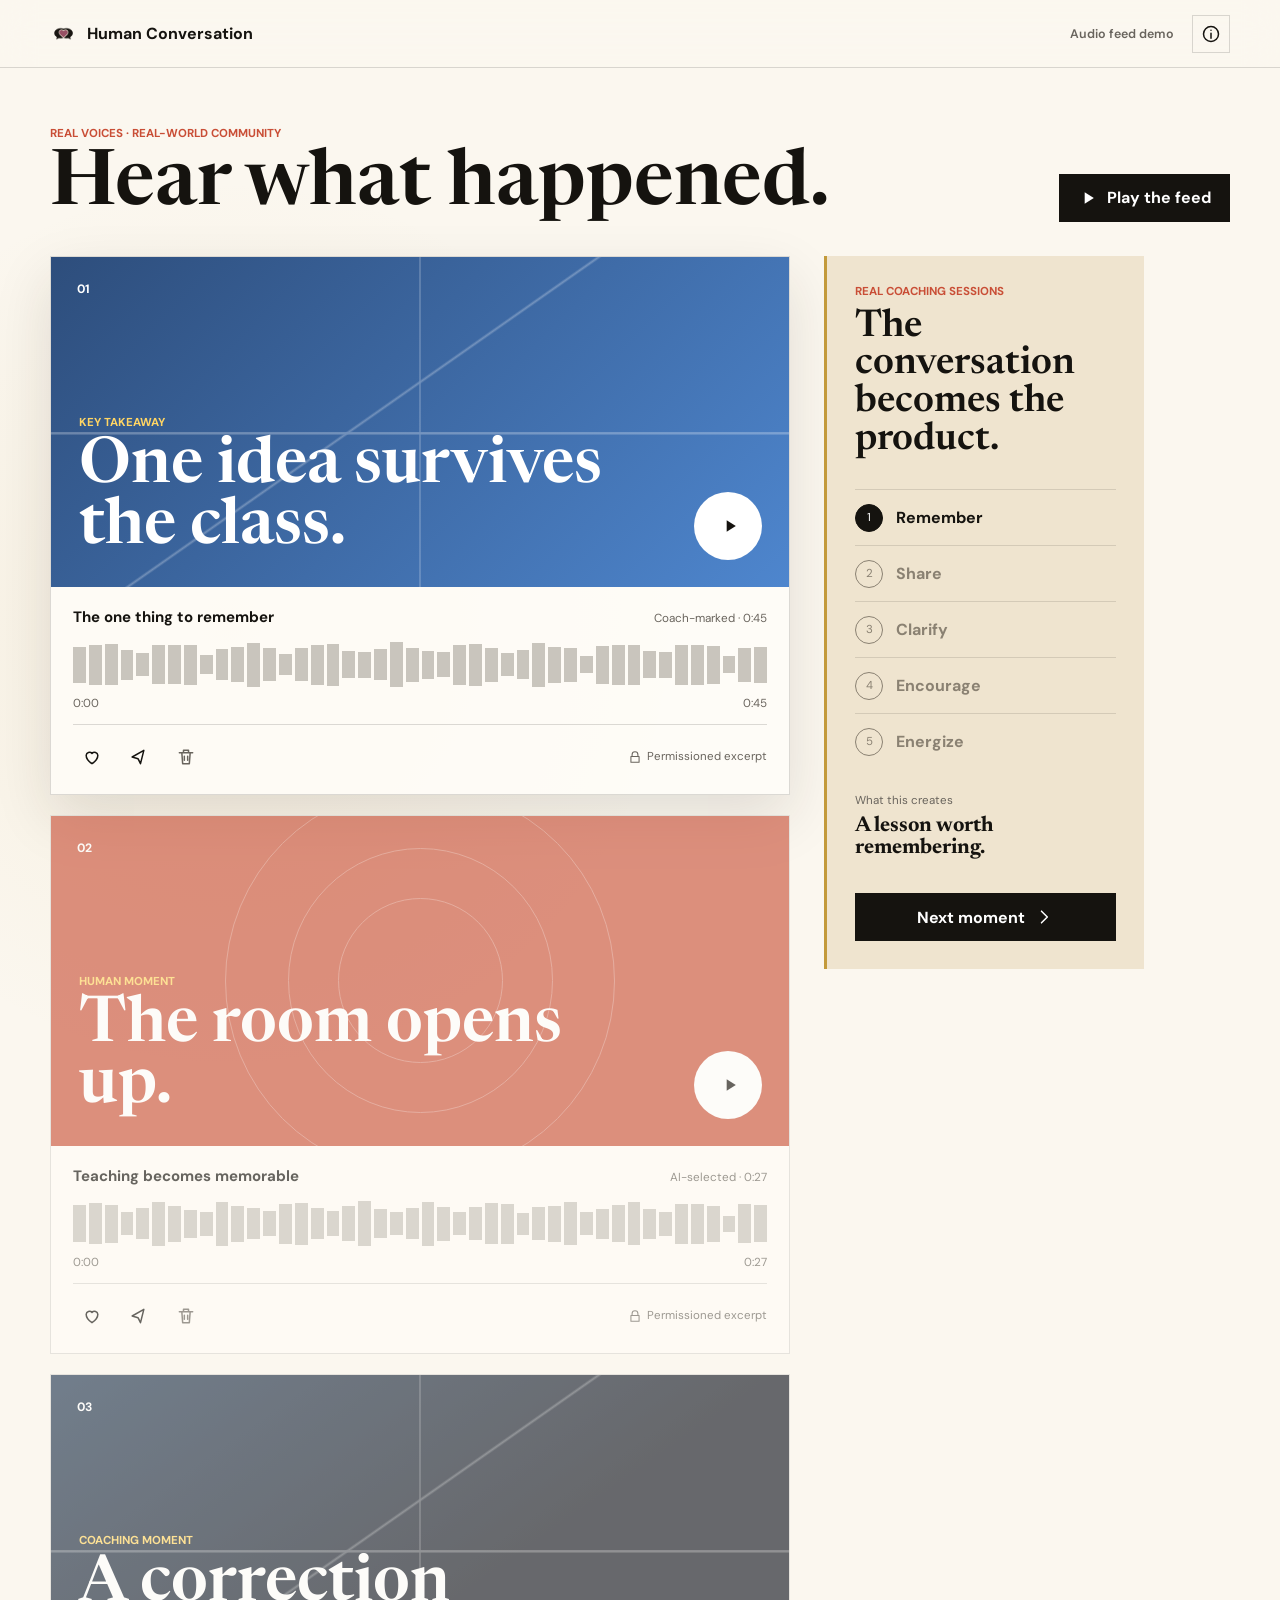
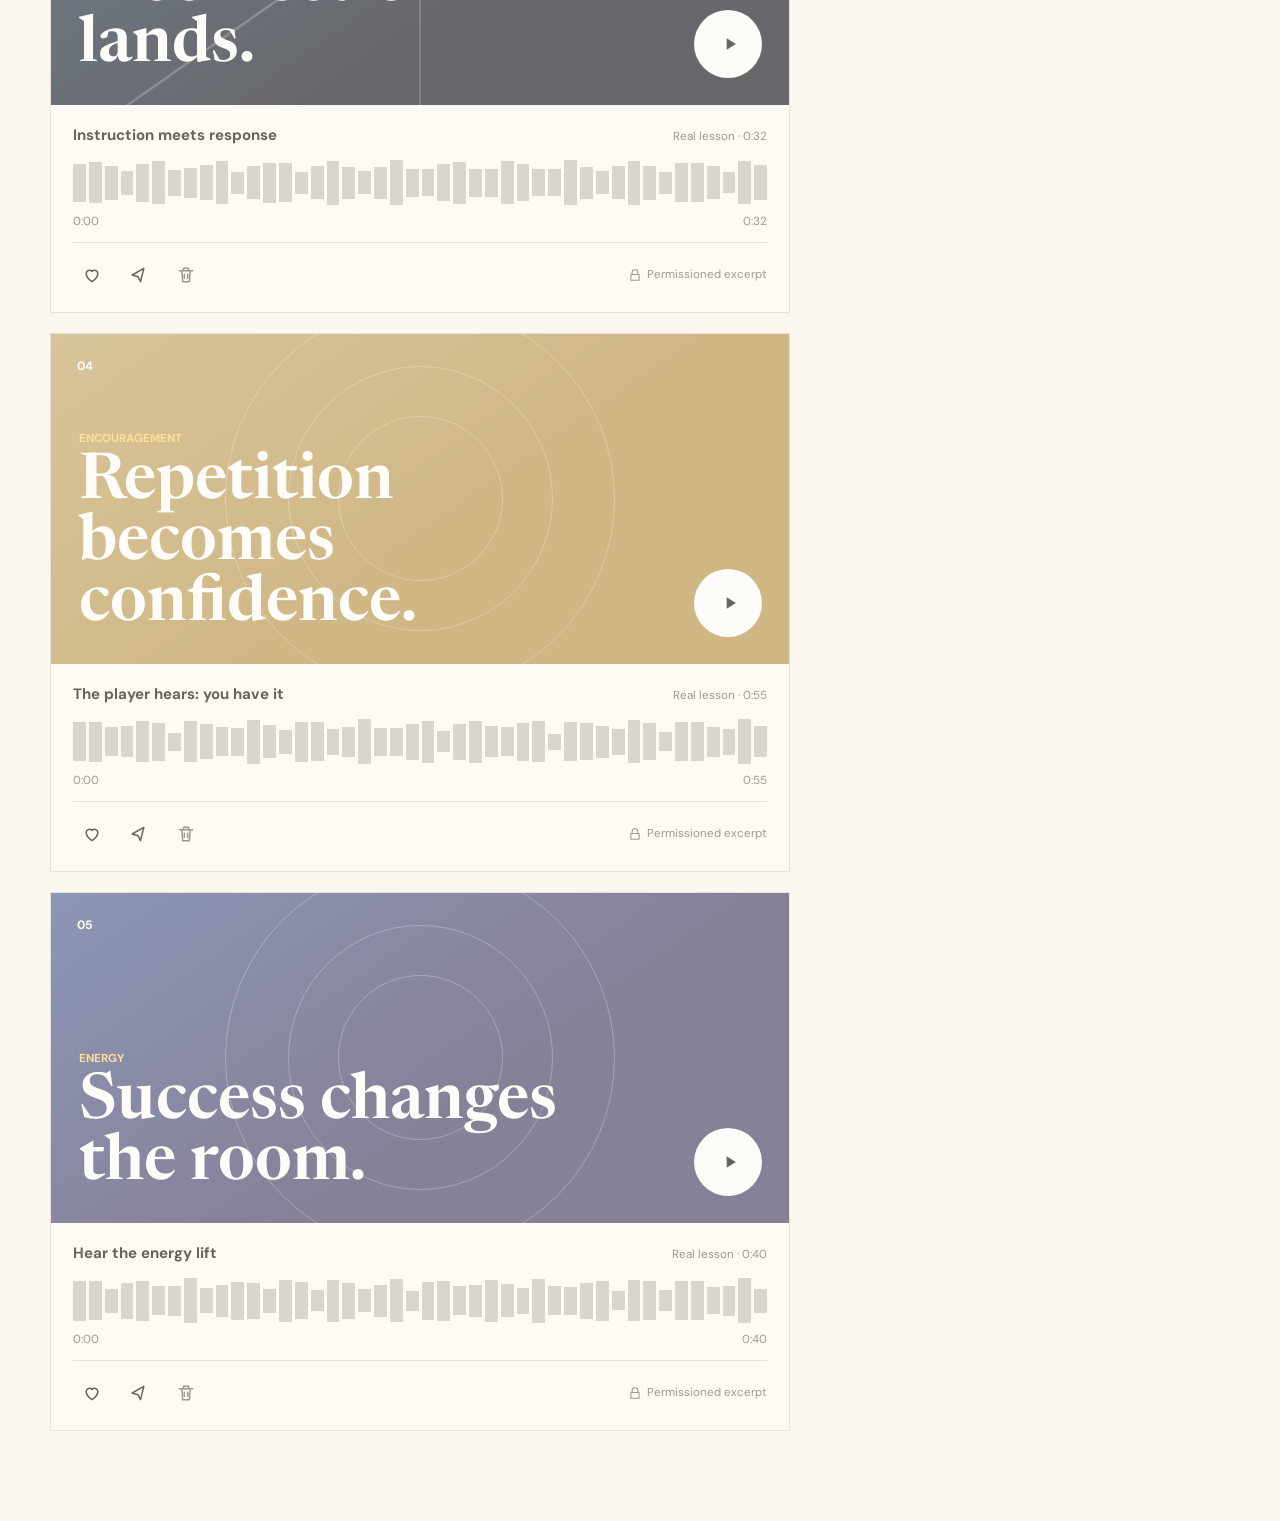
<file: index.html>
<!doctype html>
<html lang="en">
  <head>
    <meta charset="UTF-8" />
    <meta name="viewport" content="width=device-width, initial-scale=1.0" />
    <meta http-equiv="refresh" content="0; url=./feed/" />
    <title>Human Conversation</title>
    <script>window.location.replace("./feed/");</script>
  </head>
  <body></body>
</html>
</file>
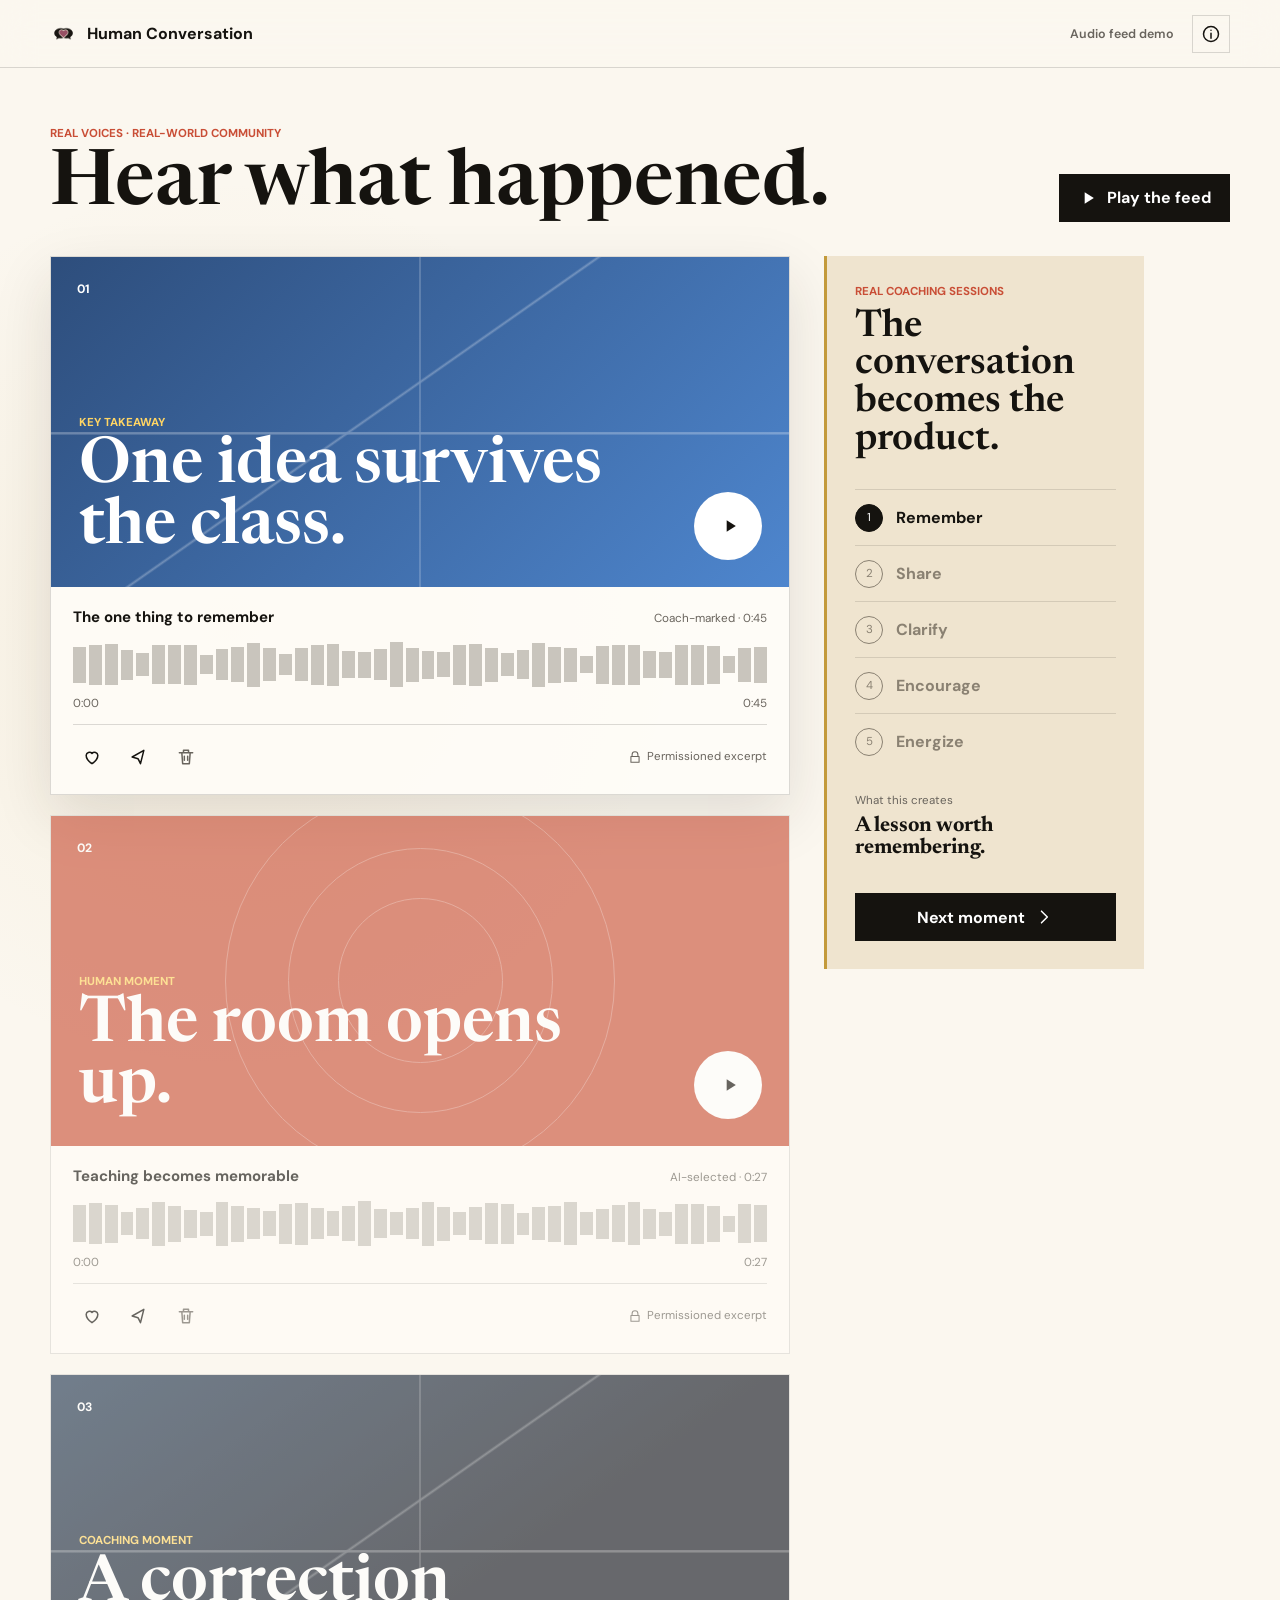
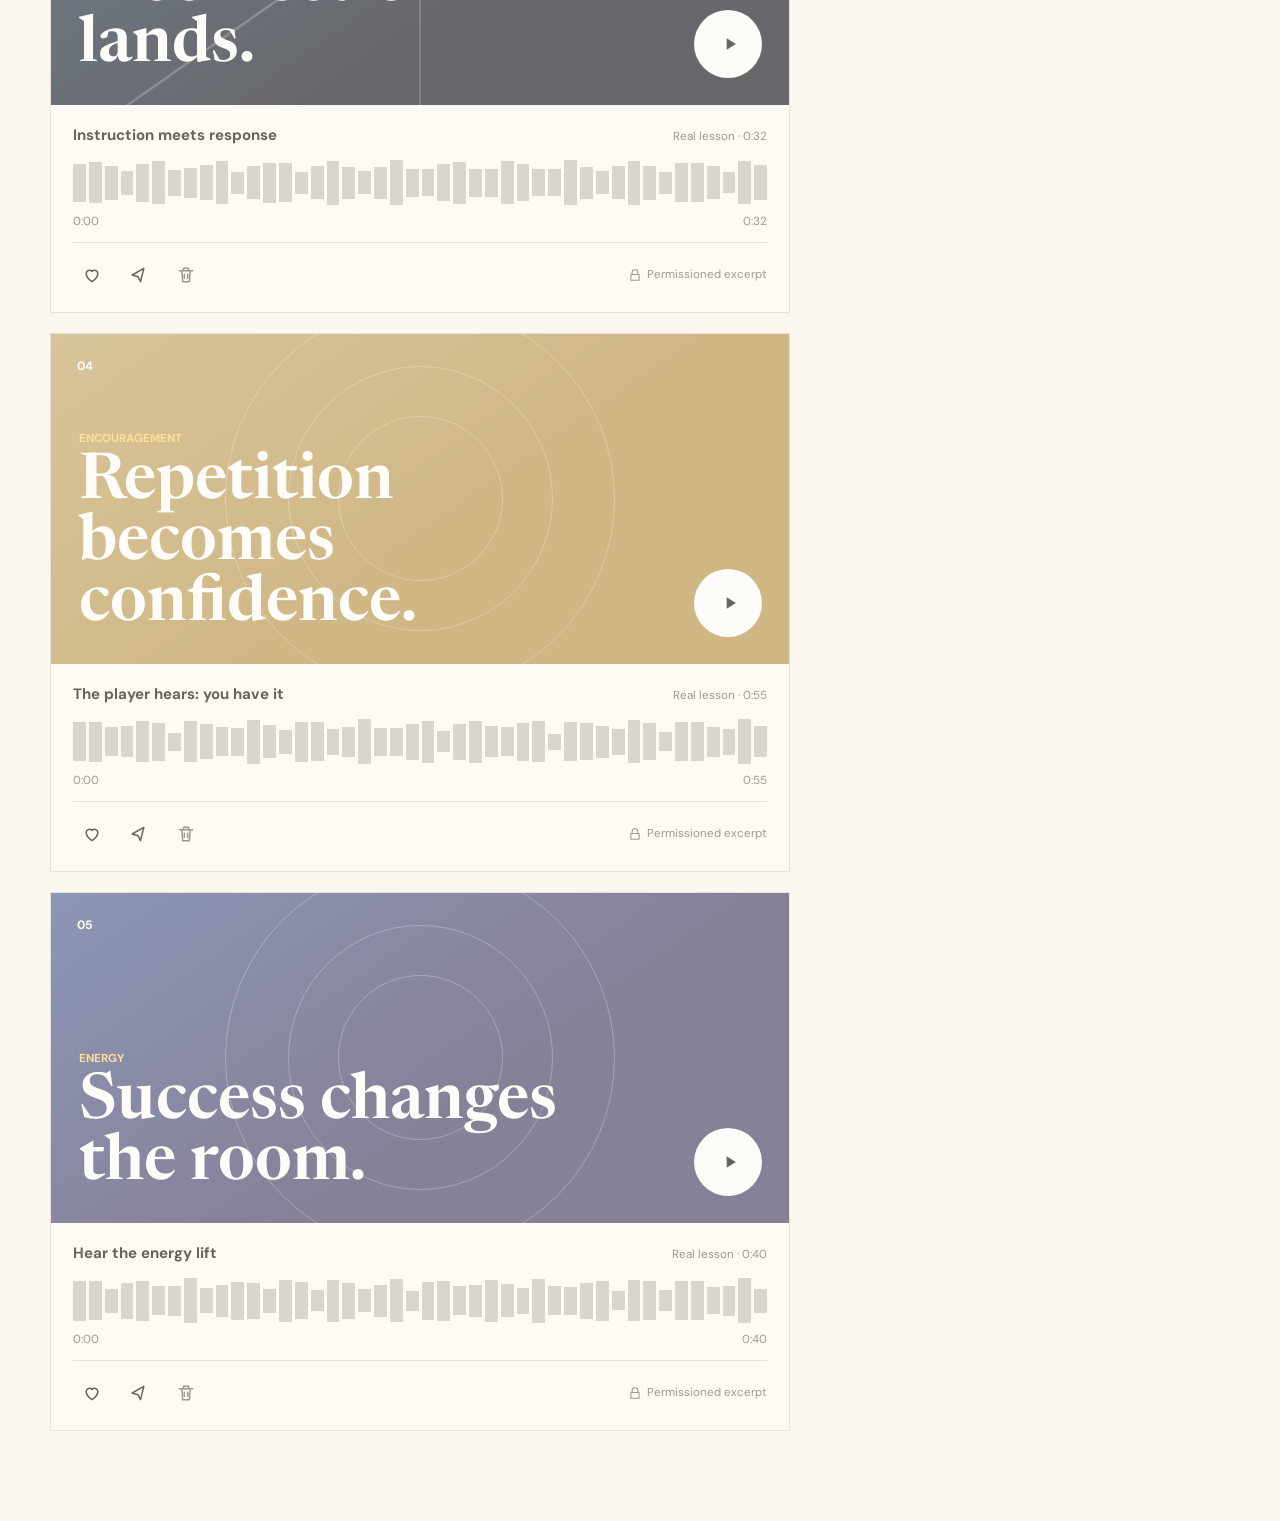
<file: feed/index.html>
<!doctype html>
<html lang="en">
  <head>
    <meta charset="UTF-8" />
    <meta name="viewport" content="width=device-width, initial-scale=1.0" />
    <meta name="theme-color" content="#111827" />
    <meta name="description" content="A private investor demo of the Human Conversation audio feed." />
    <title>Human Conversation | Audio Feed</title>
    <link rel="preconnect" href="https://fonts.googleapis.com" />
    <link rel="preconnect" href="https://fonts.gstatic.com" crossorigin />
    <link href="https://fonts.googleapis.com/css2?family=DM+Sans:wght@400;500;600;700&family=Newsreader:opsz,wght@6..72,500;6..72,600&display=swap" rel="stylesheet" />
    <link rel="stylesheet" href="./styles.css" />
  </head>
  <body>
    <header class="topbar">
      <a class="brand" href="https://humanconversation.com/" target="_blank" rel="noreferrer">
        <img src="./assets/human-conversation-mark.png" alt="" />
        <span>Human Conversation</span>
      </a>
      <span class="demo-label">Audio feed demo</span>
      <button class="icon-button" id="infoButton" type="button" aria-label="About this demo" title="About this demo">
        <svg aria-hidden="true" viewBox="0 0 24 24">
          <circle cx="12" cy="12" r="9"></circle>
          <path d="M12 11v6M12 7.5v.01"></path>
        </svg>
      </button>
    </header>

    <main class="page-shell">
      <section class="intro" aria-labelledby="pageTitle">
        <div class="intro-copy">
          <p class="eyebrow">REAL VOICES &middot; REAL-WORLD COMMUNITY</p>
          <h1 id="pageTitle">Hear what happened.</h1>
        </div>
        <button class="primary-button" id="playFeedButton" type="button">
          <svg aria-hidden="true" viewBox="0 0 24 24"><path d="m8 5 11 7-11 7Z"></path></svg>
          Play the feed
        </button>
      </section>

      <div class="experience-grid">
        <section class="feed" id="feed" aria-label="Human moments feed">
          <article class="feed-post is-active" data-post="0" data-moment-id="key-takeaway">
            <div class="post-visual post-visual-blue">
              <div class="court-lines" aria-hidden="true"></div>
              <span class="post-number">01</span>
              <div class="post-heading">
                <p>KEY TAKEAWAY</p>
                <h2>One idea survives the class.</h2>
              </div>
              <button class="play-button" type="button" aria-label="Play key takeaway">
                <svg class="play-icon" aria-hidden="true" viewBox="0 0 24 24"><path d="m8 5 11 7-11 7Z"></path></svg>
                <svg class="pause-icon" aria-hidden="true" viewBox="0 0 24 24"><path d="M9 5v14M15 5v14"></path></svg>
              </button>
            </div>
            <div class="audio-panel">
              <div class="post-meta">
                <strong>The one thing to remember</strong>
                <span>Coach-marked &middot; 0:45</span>
              </div>
              <div class="waveform" aria-hidden="true"></div>
              <div class="time-row"><span class="current-time">0:00</span><span>0:45</span></div>
              <audio preload="metadata" src="./assets/02-one-thing.mp3"></audio>
              <div class="post-actions">
                <button class="action-button keep-button" type="button" aria-label="Keep this moment" title="Keep this moment">
                  <svg aria-hidden="true" viewBox="0 0 24 24"><path d="M12 20s-7-4.4-7-10a4 4 0 0 1 7-2.3A4 4 0 0 1 19 10c0 5.6-7 10-7 10Z"></path></svg>
                </button>
                <button class="action-button share-button" type="button" aria-label="Share this moment" title="Share this moment">
                  <svg aria-hidden="true" viewBox="0 0 24 24"><path d="m5 12 14-8-4 16-3-6-7-2Z"></path></svg>
                </button>
                <button class="action-button delete-button" type="button" aria-label="Remove this clip" title="Remove this clip">
                  <svg aria-hidden="true" viewBox="0 0 24 24"><path d="M4 7h16M9 7V4h6v3M7 7l1 13h8l1-13M10 11v5M14 11v5"></path></svg>
                </button>
                <span class="permission"><svg aria-hidden="true" viewBox="0 0 24 24"><path d="M7 11V8a5 5 0 0 1 10 0v3M5 11h14v10H5Z"></path></svg> Permissioned excerpt</span>
              </div>
            </div>
          </article>

          <article class="feed-post" data-post="1" data-moment-id="human-moment">
            <div class="post-visual post-visual-red">
              <div class="connection-rings" aria-hidden="true"><i></i><i></i><i></i></div>
              <span class="post-number">02</span>
              <div class="post-heading">
                <p>HUMAN MOMENT</p>
                <h2>The room opens up.</h2>
              </div>
              <button class="play-button" type="button" aria-label="Play human moment">
                <svg class="play-icon" aria-hidden="true" viewBox="0 0 24 24"><path d="m8 5 11 7-11 7Z"></path></svg>
                <svg class="pause-icon" aria-hidden="true" viewBox="0 0 24 24"><path d="M9 5v14M15 5v14"></path></svg>
              </button>
            </div>
            <div class="audio-panel">
              <div class="post-meta">
                <strong>Teaching becomes memorable</strong>
                <span>AI-selected &middot; 0:27</span>
              </div>
              <div class="waveform" aria-hidden="true"></div>
              <div class="time-row"><span class="current-time">0:00</span><span>0:27</span></div>
              <audio preload="metadata" src="./assets/03-human-moment.mp3"></audio>
              <div class="post-actions">
                <button class="action-button keep-button" type="button" aria-label="Keep this moment" title="Keep this moment">
                  <svg aria-hidden="true" viewBox="0 0 24 24"><path d="M12 20s-7-4.4-7-10a4 4 0 0 1 7-2.3A4 4 0 0 1 19 10c0 5.6-7 10-7 10Z"></path></svg>
                </button>
                <button class="action-button share-button" type="button" aria-label="Share this moment" title="Share this moment">
                  <svg aria-hidden="true" viewBox="0 0 24 24"><path d="m5 12 14-8-4 16-3-6-7-2Z"></path></svg>
                </button>
                <button class="action-button delete-button" type="button" aria-label="Remove this clip" title="Remove this clip">
                  <svg aria-hidden="true" viewBox="0 0 24 24"><path d="M4 7h16M9 7V4h6v3M7 7l1 13h8l1-13M10 11v5M14 11v5"></path></svg>
                </button>
                <span class="permission"><svg aria-hidden="true" viewBox="0 0 24 24"><path d="M7 11V8a5 5 0 0 1 10 0v3M5 11h14v10H5Z"></path></svg> Permissioned excerpt</span>
              </div>
            </div>
          </article>

          <article class="feed-post" data-post="2" data-moment-id="coaching-clicks">
            <div class="post-visual post-visual-ink">
              <div class="court-lines" aria-hidden="true"></div>
              <span class="post-number">03</span>
              <div class="post-heading">
                <p>COACHING MOMENT</p>
                <h2>A correction lands.</h2>
              </div>
              <button class="play-button" type="button" aria-label="Play coaching moment">
                <svg class="play-icon" aria-hidden="true" viewBox="0 0 24 24"><path d="m8 5 11 7-11 7Z"></path></svg>
                <svg class="pause-icon" aria-hidden="true" viewBox="0 0 24 24"><path d="M9 5v14M15 5v14"></path></svg>
              </button>
            </div>
            <div class="audio-panel">
              <div class="post-meta">
                <strong>Instruction meets response</strong>
                <span>Real lesson &middot; 0:32</span>
              </div>
              <div class="waveform" aria-hidden="true"></div>
              <div class="time-row"><span class="current-time">0:00</span><span>0:32</span></div>
              <audio preload="metadata" src="./assets/04-coaching-clicks.mp3"></audio>
              <div class="post-actions">
                <button class="action-button keep-button" type="button" aria-label="Keep this moment" title="Keep this moment">
                  <svg aria-hidden="true" viewBox="0 0 24 24"><path d="M12 20s-7-4.4-7-10a4 4 0 0 1 7-2.3A4 4 0 0 1 19 10c0 5.6-7 10-7 10Z"></path></svg>
                </button>
                <button class="action-button share-button" type="button" aria-label="Share this moment" title="Share this moment">
                  <svg aria-hidden="true" viewBox="0 0 24 24"><path d="m5 12 14-8-4 16-3-6-7-2Z"></path></svg>
                </button>
                <button class="action-button delete-button" type="button" aria-label="Remove this clip" title="Remove this clip">
                  <svg aria-hidden="true" viewBox="0 0 24 24"><path d="M4 7h16M9 7V4h6v3M7 7l1 13h8l1-13M10 11v5M14 11v5"></path></svg>
                </button>
                <span class="permission"><svg aria-hidden="true" viewBox="0 0 24 24"><path d="M7 11V8a5 5 0 0 1 10 0v3M5 11h14v10H5Z"></path></svg> Permissioned excerpt</span>
              </div>
            </div>
          </article>

          <article class="feed-post" data-post="3" data-moment-id="reinforcement">
            <div class="post-visual post-visual-gold">
              <div class="connection-rings" aria-hidden="true"><i></i><i></i><i></i></div>
              <span class="post-number">04</span>
              <div class="post-heading">
                <p>ENCOURAGEMENT</p>
                <h2>Repetition becomes confidence.</h2>
              </div>
              <button class="play-button" type="button" aria-label="Play encouragement moment">
                <svg class="play-icon" aria-hidden="true" viewBox="0 0 24 24"><path d="m8 5 11 7-11 7Z"></path></svg>
                <svg class="pause-icon" aria-hidden="true" viewBox="0 0 24 24"><path d="M9 5v14M15 5v14"></path></svg>
              </button>
            </div>
            <div class="audio-panel">
              <div class="post-meta">
                <strong>The player hears: you have it</strong>
                <span>Real lesson &middot; 0:55</span>
              </div>
              <div class="waveform" aria-hidden="true"></div>
              <div class="time-row"><span class="current-time">0:00</span><span>0:55</span></div>
              <audio preload="metadata" src="./assets/05-you-got-it.mp3"></audio>
              <div class="post-actions">
                <button class="action-button keep-button" type="button" aria-label="Keep this moment" title="Keep this moment">
                  <svg aria-hidden="true" viewBox="0 0 24 24"><path d="M12 20s-7-4.4-7-10a4 4 0 0 1 7-2.3A4 4 0 0 1 19 10c0 5.6-7 10-7 10Z"></path></svg>
                </button>
                <button class="action-button share-button" type="button" aria-label="Share this moment" title="Share this moment">
                  <svg aria-hidden="true" viewBox="0 0 24 24"><path d="m5 12 14-8-4 16-3-6-7-2Z"></path></svg>
                </button>
                <button class="action-button delete-button" type="button" aria-label="Remove this clip" title="Remove this clip">
                  <svg aria-hidden="true" viewBox="0 0 24 24"><path d="M4 7h16M9 7V4h6v3M7 7l1 13h8l1-13M10 11v5M14 11v5"></path></svg>
                </button>
                <span class="permission"><svg aria-hidden="true" viewBox="0 0 24 24"><path d="M7 11V8a5 5 0 0 1 10 0v3M5 11h14v10H5Z"></path></svg> Permissioned excerpt</span>
              </div>
            </div>
          </article>

          <article class="feed-post" data-post="4" data-moment-id="energy-lifts">
            <div class="post-visual post-visual-violet">
              <div class="connection-rings" aria-hidden="true"><i></i><i></i><i></i></div>
              <span class="post-number">05</span>
              <div class="post-heading">
                <p>ENERGY</p>
                <h2>Success changes the room.</h2>
              </div>
              <button class="play-button" type="button" aria-label="Play energy moment">
                <svg class="play-icon" aria-hidden="true" viewBox="0 0 24 24"><path d="m8 5 11 7-11 7Z"></path></svg>
                <svg class="pause-icon" aria-hidden="true" viewBox="0 0 24 24"><path d="M9 5v14M15 5v14"></path></svg>
              </button>
            </div>
            <div class="audio-panel">
              <div class="post-meta">
                <strong>Hear the energy lift</strong>
                <span>Real lesson &middot; 0:40</span>
              </div>
              <div class="waveform" aria-hidden="true"></div>
              <div class="time-row"><span class="current-time">0:00</span><span>0:40</span></div>
              <audio preload="metadata" src="./assets/06-energy-lifts.mp3"></audio>
              <div class="post-actions">
                <button class="action-button keep-button" type="button" aria-label="Keep this moment" title="Keep this moment">
                  <svg aria-hidden="true" viewBox="0 0 24 24"><path d="M12 20s-7-4.4-7-10a4 4 0 0 1 7-2.3A4 4 0 0 1 19 10c0 5.6-7 10-7 10Z"></path></svg>
                </button>
                <button class="action-button share-button" type="button" aria-label="Share this moment" title="Share this moment">
                  <svg aria-hidden="true" viewBox="0 0 24 24"><path d="m5 12 14-8-4 16-3-6-7-2Z"></path></svg>
                </button>
                <button class="action-button delete-button" type="button" aria-label="Remove this clip" title="Remove this clip">
                  <svg aria-hidden="true" viewBox="0 0 24 24"><path d="M4 7h16M9 7V4h6v3M7 7l1 13h8l1-13M10 11v5M14 11v5"></path></svg>
                </button>
                <span class="permission"><svg aria-hidden="true" viewBox="0 0 24 24"><path d="M7 11V8a5 5 0 0 1 10 0v3M5 11h14v10H5Z"></path></svg> Permissioned excerpt</span>
              </div>
            </div>
          </article>
        </section>

        <aside class="story-panel">
          <p class="eyebrow">REAL COACHING SESSIONS</p>
          <h2>The conversation becomes the product.</h2>
          <ol class="story-steps">
            <li class="is-current" data-jump="0"><span>1</span><strong>Remember</strong></li>
            <li data-jump="1"><span>2</span><strong>Share</strong></li>
            <li data-jump="2"><span>3</span><strong>Clarify</strong></li>
            <li data-jump="3"><span>4</span><strong>Encourage</strong></li>
            <li data-jump="4"><span>5</span><strong>Energize</strong></li>
          </ol>
          <div class="product-output">
            <span>What this creates</span>
            <strong id="outputText">A lesson worth remembering.</strong>
          </div>
          <button class="secondary-button" id="nextMomentButton" type="button">
            Next moment
            <svg aria-hidden="true" viewBox="0 0 24 24"><path d="m9 5 7 7-7 7"></path></svg>
          </button>
        </aside>
      </div>
    </main>

    <dialog id="aboutDialog">
      <button class="dialog-close icon-button" type="button" aria-label="Close">
        <svg aria-hidden="true" viewBox="0 0 24 24"><path d="m6 6 12 12M18 6 6 18"></path></svg>
      </button>
      <img src="./assets/human-conversation-mark.png" alt="" />
      <p class="eyebrow">THE PRODUCT WEDGE</p>
      <h2>One class becomes a living piece of community memory.</h2>
      <div class="trust-row"><span>Real voice</span><span>AI-selected</span><span>Human-approved</span></div>
      <p class="dialog-note">No participant identity or full recording appears in this demo.</p>
    </dialog>

    <div class="toast" id="toast" role="status" aria-live="polite">Link copied</div>
    <script src="./app.js"></script>
  </body>
</html>
</file>
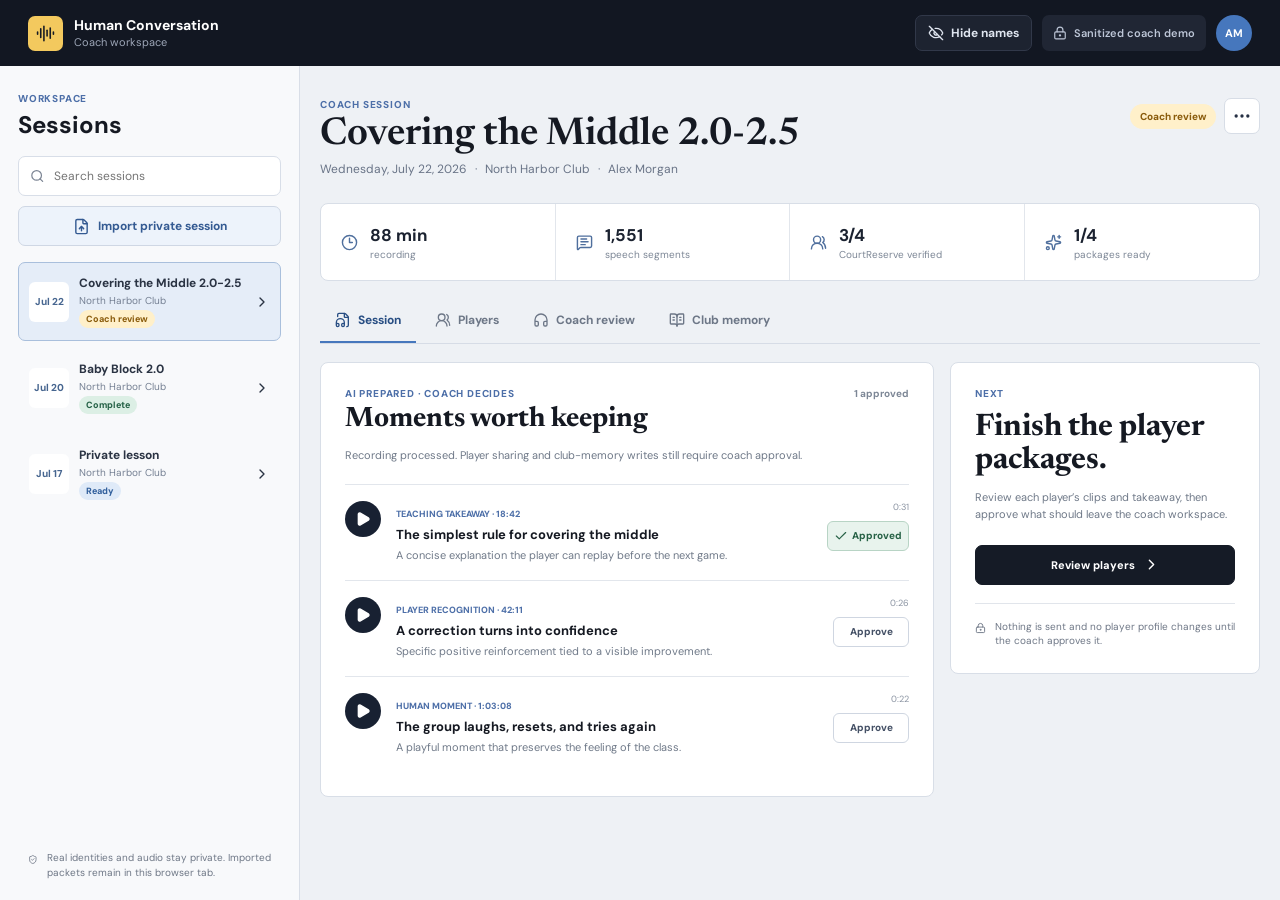
<file: coach.html>
<!doctype html>
<html lang="en">
  <head>
    <meta charset="UTF-8" />
    <meta name="viewport" content="width=device-width, initial-scale=1.0" />
    <meta name="theme-color" content="#121722" />
    <meta
      name="description"
      content="A private Human Conversation workspace for coaching sessions, player recaps, and club memory."
    />
    <link rel="manifest" href="./manifest.webmanifest" />
    <link rel="icon" href="./icons/icon-192.png" type="image/png" />
    <link rel="apple-touch-icon" href="./icons/apple-touch-icon.png" />
    <title>Human Conversation - Coach Workspace</title>
    <script type="module" crossorigin src="./assets/coach-DcFMaybE.js"></script>
    <link rel="modulepreload" crossorigin href="./assets/sparkles-Cie4_JKj.js">
    <link rel="modulepreload" crossorigin href="./assets/baby-block-demo-moment-DM348rXU.js">
    <link rel="modulepreload" crossorigin href="./assets/users-round-DkgJWjmY.js">
    <link rel="stylesheet" crossorigin href="./assets/coach-DGZ-FQGr.css">
  </head>
  <body>
    <div id="root"></div>
  </body>
</html>
</file>
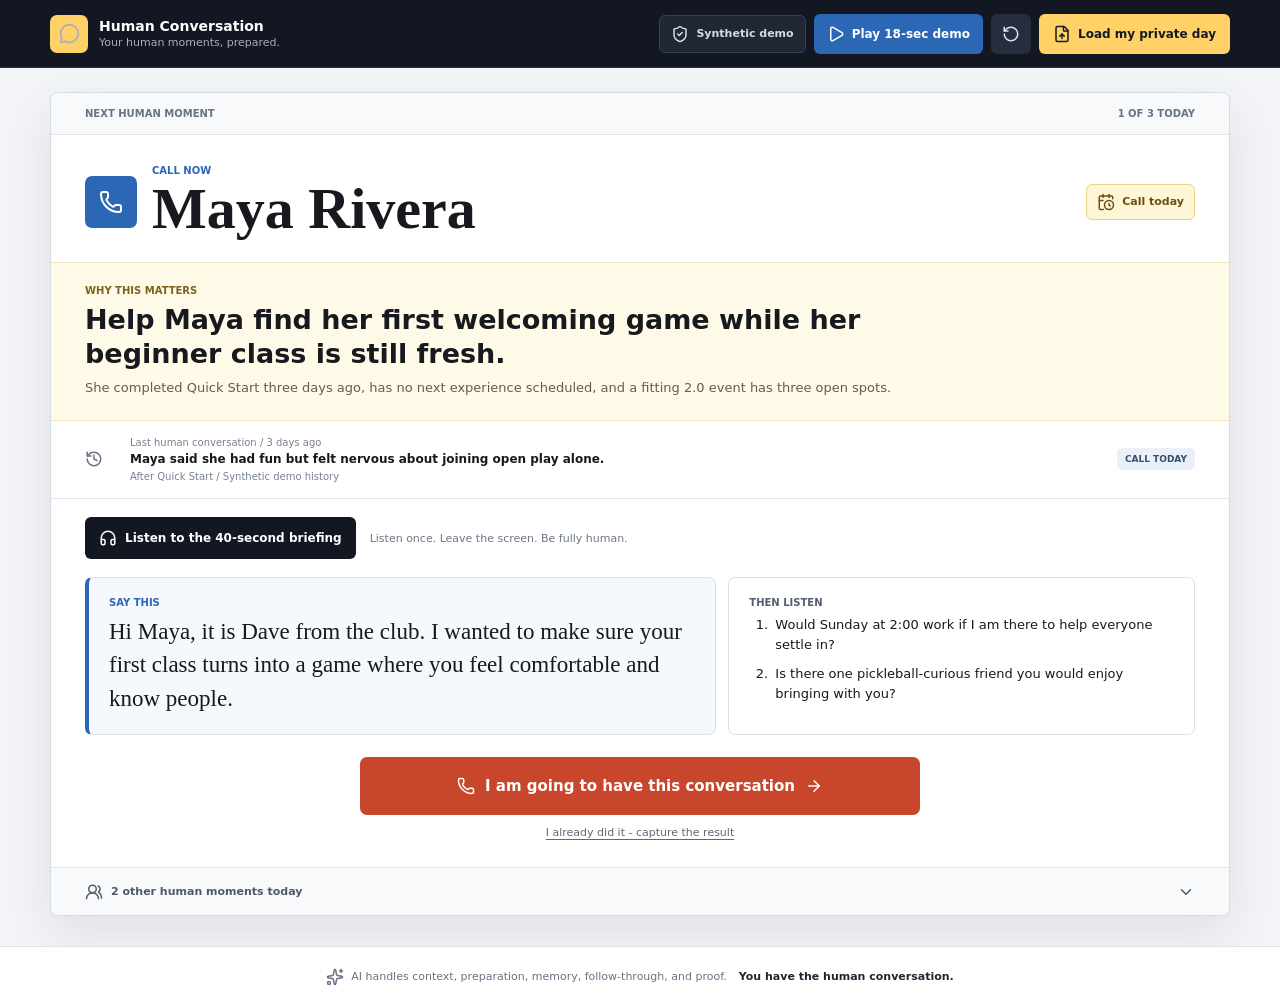
<file: operator.html>
<!doctype html>
<html lang="en">
  <head>
    <meta charset="UTF-8" />
    <meta name="viewport" content="width=device-width, initial-scale=1.0" />
    <meta name="theme-color" content="#131722" />
    <meta name="description" content="Your next human moment, prepared. Private day files remain in the current browser tab." />
    <link rel="manifest" href="./manifest.webmanifest" />
    <link rel="icon" href="./icons/icon-192.png" type="image/png" />
    <link rel="apple-touch-icon" href="./icons/apple-touch-icon.png" />
    <title>Human Conversation - My Day</title>
    <script type="module" crossorigin src="./assets/operator-zHL4hrMg.js"></script>
    <link rel="modulepreload" crossorigin href="./assets/sparkles-Cie4_JKj.js">
    <link rel="modulepreload" crossorigin href="./assets/users-round-DkgJWjmY.js">
    <link rel="modulepreload" crossorigin href="./assets/rotate-ccw-CWTBuy5h.js">
    <link rel="stylesheet" crossorigin href="./assets/operator-BhCkEVus.css">
  </head>
  <body>
    <div id="root"></div>
  </body>
</html>
</file>
<file: feed/styles.css>
:root {
  --ink: #15130f;
  --paper: #fbf7ef;
  --cream: #f2e8d5;
  --gold: #c39a3b;
  --blue: #4e86ce;
  --red: #c94e36;
  --muted: #69645d;
  --line: rgba(21, 19, 15, 0.15);
  font-family: "DM Sans", sans-serif;
  color: var(--ink);
  background: var(--paper);
  font-synthesis: none;
}

* { box-sizing: border-box; }

html { scroll-behavior: smooth; }

body {
  margin: 0;
  min-width: 320px;
  min-height: 100vh;
  background:
    radial-gradient(circle at 18% 20%, rgba(195, 154, 59, 0.09), transparent 28rem),
    var(--paper);
}

button, a { font: inherit; }
button { cursor: pointer; }

svg {
  width: 1.25rem;
  height: 1.25rem;
  fill: none;
  stroke: currentColor;
  stroke-width: 1.8;
  stroke-linecap: round;
  stroke-linejoin: round;
}

.topbar {
  height: 68px;
  padding: 0 max(22px, calc((100vw - 1180px) / 2));
  display: flex;
  align-items: center;
  border-bottom: 1px solid var(--line);
  background: rgba(251, 247, 239, 0.88);
  backdrop-filter: blur(16px);
  position: sticky;
  top: 0;
  z-index: 20;
}

.brand {
  color: inherit;
  text-decoration: none;
  display: flex;
  align-items: center;
  gap: 10px;
  font-weight: 700;
}

.brand img { width: 27px; height: 27px; object-fit: contain; }
.demo-label { margin-left: auto; margin-right: 18px; color: var(--muted); font-size: 0.78rem; font-weight: 600; }

.icon-button {
  width: 38px;
  height: 38px;
  display: grid;
  place-items: center;
  border: 1px solid var(--line);
  color: var(--ink);
  background: transparent;
}

.page-shell {
  width: min(1180px, calc(100% - 44px));
  margin: 0 auto;
  padding: 58px 0 90px;
}

.intro {
  display: flex;
  align-items: end;
  gap: 24px;
  margin-bottom: 34px;
}

.intro-copy {
  min-width: 0;
}

.eyebrow {
  margin: 0 0 10px;
  color: var(--red);
  font-size: 0.72rem;
  font-weight: 700;
}

h1, h2, p { letter-spacing: 0; }
h1, .story-panel h2, dialog h2 {
  font-family: "Newsreader", serif;
  font-weight: 600;
}

h1 { margin: 0; font-size: clamp(2.8rem, 6vw, 5.25rem); line-height: 0.92; }

.primary-button, .secondary-button {
  min-height: 48px;
  border: 0;
  padding: 0 19px;
  display: inline-flex;
  align-items: center;
  justify-content: center;
  gap: 9px;
  font-weight: 700;
}

.primary-button { margin-left: auto; color: white; background: var(--ink); }
.primary-button svg { fill: currentColor; stroke: none; }
.secondary-button { width: 100%; color: white; background: var(--ink); }

.experience-grid {
  display: grid;
  grid-template-columns: minmax(0, 740px) 320px;
  gap: 34px;
  align-items: start;
}

.feed { display: grid; gap: 20px; }

.feed-post {
  overflow: hidden;
  border: 1px solid var(--line);
  background: rgba(255, 253, 248, 0.86);
  opacity: 0.64;
  transition: opacity 180ms ease, transform 180ms ease, box-shadow 180ms ease;
}

.feed-post.is-active {
  opacity: 1;
  box-shadow: 0 22px 55px rgba(43, 37, 26, 0.12);
}

.post-visual {
  height: 330px;
  position: relative;
  overflow: hidden;
  color: white;
  background: #1b1f29;
}

.post-visual > img {
  width: 100%;
  height: 100%;
  display: block;
  object-fit: cover;
  object-position: center 44%;
}

.visual-shade {
  position: absolute;
  inset: 0;
  background: linear-gradient(90deg, rgba(13, 15, 21, 0.84), rgba(13, 15, 21, 0.15) 75%), linear-gradient(0deg, rgba(13,15,21,.62), transparent 55%);
}

.post-visual-blue {
  background:
    linear-gradient(135deg, rgba(24, 40, 69, .6), transparent),
    var(--blue);
}

.court-lines {
  position: absolute;
  inset: 0;
  opacity: .28;
  background:
    linear-gradient(90deg, transparent 49.8%, white 50%, transparent 50.2%),
    linear-gradient(0deg, transparent 46%, white 46.4%, white 46.8%, transparent 47%),
    linear-gradient(145deg, transparent 45%, white 45.3%, transparent 45.6%);
}

.post-visual-red { background: #cb553d; }
.post-visual-ink {
  background:
    linear-gradient(145deg, rgba(65, 118, 173, .36), transparent 60%),
    #151923;
}
.post-visual-gold {
  background:
    linear-gradient(145deg, rgba(255, 255, 255, .18), transparent 58%),
    #b8954a;
}
.post-visual-violet {
  background:
    linear-gradient(145deg, rgba(91, 143, 212, .42), transparent 58%),
    #463f68;
}

.connection-rings {
  position: absolute;
  inset: 0;
  display: grid;
  place-items: center;
  opacity: .28;
}

.connection-rings i {
  position: absolute;
  width: 165px;
  aspect-ratio: 1;
  border: 1px solid white;
  border-radius: 50%;
}
.connection-rings i:nth-child(2) { width: 265px; }
.connection-rings i:nth-child(3) { width: 390px; }

.post-number {
  position: absolute;
  top: 24px;
  left: 26px;
  font-weight: 700;
  font-size: .76rem;
}

.post-heading {
  position: absolute;
  left: 28px;
  right: 120px;
  bottom: 28px;
}

.post-heading p {
  margin: 0 0 7px;
  color: #ffd564;
  font-size: .72rem;
  font-weight: 700;
}

.post-heading h2 {
  max-width: 530px;
  margin: 0;
  font-family: "Newsreader", serif;
  font-size: clamp(2.25rem, 5vw, 4.25rem);
  line-height: .95;
  font-weight: 600;
}

.play-button {
  position: absolute;
  right: 27px;
  bottom: 27px;
  width: 68px;
  height: 68px;
  border: 1px solid rgba(255, 255, 255, .6);
  border-radius: 50%;
  display: grid;
  place-items: center;
  color: var(--ink);
  background: white;
  transition: transform 150ms ease;
}
.play-button:hover { transform: scale(1.04); }
.play-button .play-icon { fill: currentColor; stroke: none; margin-left: 4px; }
.pause-icon { display: none; }
.is-playing .play-icon { display: none; }
.is-playing .pause-icon { display: block; }

.audio-panel { padding: 20px 22px 18px; }
.post-meta { display: flex; justify-content: space-between; gap: 16px; align-items: baseline; }
.post-meta strong { font-size: .94rem; }
.post-meta span, .time-row { color: var(--muted); font-size: .73rem; }

.waveform {
  height: 52px;
  margin: 12px 0 4px;
  display: flex;
  align-items: center;
  gap: 3px;
  cursor: pointer;
}

.waveform i {
  flex: 1;
  min-width: 2px;
  height: var(--height);
  background: #c9c5bd;
  transition: background 100ms ease;
}
.waveform i.is-past { background: var(--blue); }
.time-row { display: flex; justify-content: space-between; }

.post-actions {
  margin-top: 13px;
  padding-top: 13px;
  border-top: 1px solid var(--line);
  display: flex;
  align-items: center;
  gap: 8px;
}

.action-button {
  width: 38px;
  height: 38px;
  display: grid;
  place-items: center;
  border: 0;
  background: transparent;
  color: var(--ink);
}
.action-button.is-kept { color: var(--red); }
.action-button.is-kept svg { fill: currentColor; }
.delete-button { margin-left: 2px; color: var(--muted); }
.delete-button:hover,
.delete-button:focus-visible { color: var(--red); }
.feed-post.is-removing {
  opacity: 0;
  transform: scale(.985);
}
.permission { margin-left: auto; color: var(--muted); font-size: .72rem; display: flex; align-items: center; gap: 5px; }
.permission svg { width: 14px; height: 14px; }

.story-panel {
  position: sticky;
  top: 105px;
  padding: 28px;
  border-left: 3px solid var(--gold);
  background: #efe4cf;
}

.story-panel h2 { margin: 0 0 30px; font-size: 2.4rem; line-height: .98; }
.story-steps { list-style: none; padding: 0; margin: 0; display: grid; }
.story-steps li {
  min-height: 56px;
  display: flex;
  align-items: center;
  gap: 13px;
  border-top: 1px solid rgba(21, 19, 15, .12);
  color: #8a8172;
  cursor: pointer;
}
.story-steps li span { width: 28px; height: 28px; display: grid; place-items: center; border: 1px solid currentColor; border-radius: 50%; font-size: .72rem; }
.story-steps li.is-current { color: var(--ink); }
.story-steps li.is-current span { color: white; border-color: var(--ink); background: var(--ink); }

.product-output { margin: 24px 0; min-height: 76px; }
.product-output span { display: block; margin-bottom: 7px; color: var(--muted); font-size: .72rem; }
.product-output strong { font-family: "Newsreader", serif; font-size: 1.35rem; }

dialog {
  width: min(520px, calc(100% - 36px));
  border: 0;
  padding: 46px;
  color: var(--ink);
  background: var(--paper);
  box-shadow: 0 30px 100px rgba(0,0,0,.26);
}
dialog::backdrop { background: rgba(17, 18, 22, .72); backdrop-filter: blur(4px); }
dialog > img { width: 38px; }
dialog h2 { margin: 16px 0 24px; font-size: 2.7rem; line-height: 1; }
.dialog-close { position: absolute; right: 16px; top: 16px; }
.trust-row { display: flex; flex-wrap: wrap; gap: 8px; }
.trust-row span { padding: 8px 10px; border: 1px solid var(--line); font-size: .75rem; font-weight: 700; }
.dialog-note { margin: 22px 0 0; color: var(--muted); font-size: .78rem; }

.toast {
  position: fixed;
  left: 50%;
  bottom: 24px;
  z-index: 50;
  padding: 11px 16px;
  color: white;
  background: var(--ink);
  opacity: 0;
  transform: translate(-50%, 16px);
  pointer-events: none;
  transition: 160ms ease;
}
.toast.is-visible { opacity: 1; transform: translate(-50%, 0); }

@media (max-width: 850px) {
  .page-shell { width: min(100% - 28px, 640px); padding-top: 46px; }
  .intro { align-items: center; }
  .primary-button { width: 48px; padding: 0; font-size: 0; }
  .experience-grid { display: block; }
  .story-panel { position: static; margin-top: 22px; }
  .feed { scroll-snap-type: y proximity; }
  .feed-post { scroll-snap-align: start; }
}

@media (max-width: 560px) {
  .topbar { height: 60px; padding: 0 14px; }
  .demo-label { display: none; }
  .page-shell { width: 100%; padding: 40px 0 70px; }
  .intro { padding: 0 17px; margin-bottom: 24px; }
  h1 { font-size: 3.25rem; }
  .feed { gap: 12px; }
  .feed-post { border-left: 0; border-right: 0; }
  .post-visual { height: min(58vh, 420px); }
  .post-heading { left: 20px; right: 96px; bottom: 24px; }
  .post-heading h2 { font-size: 2.85rem; }
  .post-number { top: 20px; left: 20px; }
  .play-button { width: 58px; height: 58px; right: 18px; bottom: 20px; }
  .audio-panel { padding: 17px; }
  .post-meta { display: grid; gap: 3px; }
  .permission { font-size: 0; }
  .permission svg { width: 17px; height: 17px; }
  .story-panel { margin: 18px 14px 0; }
  dialog { padding: 40px 25px 28px; }
}

@media (prefers-reduced-motion: reduce) {
  *, *::before, *::after { scroll-behavior: auto !important; transition: none !important; }
}
</file>
<file: assets/coach-DGZ-FQGr.css>
@import"https://fonts.googleapis.com/css2?family=DM+Sans:wght@400;500;600;700&family=Newsreader:opsz,wght@6..72,500;6..72,600&display=swap";:root{font-family:DM Sans,system-ui,sans-serif;color:#151922;background:#eef1f5;font-synthesis:none;letter-spacing:0}*{box-sizing:border-box}body{margin:0;min-width:320px;min-height:100vh}button,input{font:inherit;letter-spacing:0}button{cursor:pointer}.coach-shell{min-height:100vh;background:#eef1f5}.coach-topbar{height:66px;padding:0 28px;background:#121722;color:#fff;display:flex;align-items:center;justify-content:space-between;position:sticky;top:0;z-index:30}.brand-lockup,.topbar-actions,.brand-lockup>span:last-child{display:flex;align-items:center}.brand-lockup{gap:11px}.brand-lockup>span:last-child{align-items:flex-start;flex-direction:column;line-height:1.1}.brand-lockup strong{font-size:14px}.brand-lockup small{margin-top:3px;color:#9da6b7;font-size:11px}.brand-mark{width:35px;height:35px;border-radius:7px;display:grid;place-items:center;color:#171b24;background:#f3c95e}.topbar-actions{gap:10px}.quiet-button,.icon-button,.avatar-button{border:1px solid #d7dde6;background:#fff;color:#263044}.coach-topbar .quiet-button{border-color:#313849;background:#1d2330;color:#dfe5ef}.quiet-button{min-height:36px;border-radius:7px;padding:0 12px;display:inline-flex;align-items:center;gap:7px;font-size:12px;font-weight:700}.auth-state{height:36px;padding:0 11px;display:inline-flex;align-items:center;gap:7px;border-radius:7px;background:#202634;color:#bdc6d7;font-size:11px;font-weight:600}.avatar-button{width:36px;height:36px;border:0;border-radius:50%;background:#4677bd;color:#fff;font-size:11px;font-weight:700}.coach-body{display:grid;grid-template-columns:300px minmax(0,1fr);min-height:calc(100vh - 66px)}.session-rail{background:#f8f9fb;border-right:1px solid #d9dee7;padding:26px 18px 20px;display:flex;flex-direction:column;min-height:calc(100vh - 66px)}.rail-heading,.panel-heading,.session-hero,.participant-title{display:flex;align-items:flex-start;justify-content:space-between}.eyebrow{display:block;color:#4d6fa8;font-size:10px;font-weight:800;text-transform:uppercase;letter-spacing:.08em}.rail-heading h1{margin:4px 0 16px;font-size:24px}.search-field{height:40px;padding:0 11px;display:flex;align-items:center;gap:8px;border:1px solid #d8dee8;border-radius:7px;background:#fff;color:#7b8493}.search-field input{width:100%;border:0;outline:0;color:#182132;background:transparent;font-size:12px}.import-button{width:100%;height:40px;margin:10px 0 16px;border:1px solid #cfd7e4;border-radius:7px;background:#edf3fb;color:#345a92;display:flex;align-items:center;justify-content:center;gap:8px;font-size:12px;font-weight:700}.session-list{display:grid;gap:7px}.session-card{width:100%;min-height:78px;padding:12px 10px;border:1px solid transparent;border-radius:7px;background:transparent;color:#2a3343;display:grid;grid-template-columns:42px 1fr 16px;align-items:center;gap:8px;text-align:left}.session-card:hover{background:#eef2f7}.session-card.active{border-color:#a9bfdc;background:#e5edf8}.session-date{width:40px;height:40px;display:grid;place-items:center;border-radius:6px;background:#fff;color:#46658f;font-size:10px;font-weight:800}.session-summary{min-width:0;display:flex;flex-direction:column;gap:3px}.session-summary strong{overflow:hidden;text-overflow:ellipsis;white-space:nowrap;font-size:12px}.session-summary small{color:#758093;font-size:10px}.status-pill{width:-moz-fit-content;width:fit-content;max-width:100%;padding:3px 7px;border-radius:999px;background:#e8ebf0;color:#5b6574;font-size:9px;font-weight:800;white-space:nowrap}.status-pill.large{padding:6px 10px;font-size:10px}.status-pill.coach-review,.status-pill.needs-review,.status-pill.draft{background:#fff0ca;color:#8a5c0d}.status-pill.ready,.status-pill.ready-after-approval,.status-pill.approved{background:#dfeaf8;color:#315f9c}.status-pill.complete,.status-pill.delivered,.status-pill.saved,.status-pill.courtreserve-verified{background:#dcefe5;color:#256247}.status-pill.needs-match{background:#fde3df;color:#a63b31}.rail-footer{margin-top:auto;padding:14px 10px 0;color:#6e7786;display:flex;align-items:flex-start;gap:9px}.rail-footer p{margin:0;font-size:10px;line-height:1.45}.coach-main{width:min(1180px,calc(100% - 40px));margin:0 auto;padding:32px 0 60px}.mobile-session-button-row{display:none}.session-hero{gap:20px}.session-hero h2{margin:5px 0 7px;font-family:Newsreader,Georgia,serif;font-size:clamp(30px,3vw,46px);line-height:1;font-weight:600}.session-hero p{margin:0;color:#697487;font-size:12px}.session-hero p span{margin:0 5px}.hero-actions{display:flex;align-items:center;gap:8px}.icon-button{width:36px;height:36px;display:grid;place-items:center;border-radius:7px;padding:0}.mobile-close{display:none}.session-metrics{margin:26px 0 18px;border:1px solid #d8dee7;border-radius:8px;background:#fff;display:grid;grid-template-columns:repeat(4,1fr)}.session-metrics>div{min-height:76px;padding:17px 20px;display:flex;align-items:center;gap:12px;border-right:1px solid #e2e6ec;color:#4f6f9d}.session-metrics>div:last-child{border-right:0}.session-metrics span{display:flex;flex-direction:column}.session-metrics strong{color:#1b2230;font-size:17px}.session-metrics small{margin-top:2px;color:#7d8796;font-size:10px}.workspace-tabs{display:flex;gap:4px;border-bottom:1px solid #d6dce6}.workspace-tabs button{min-height:44px;padding:0 15px;display:inline-flex;align-items:center;gap:7px;border:0;border-bottom:2px solid transparent;background:transparent;color:#6d7787;font-size:12px;font-weight:700}.workspace-tabs button.active{border-bottom-color:#4677bd;color:#284e83}.workspace-grid{margin-top:18px;display:grid;grid-template-columns:minmax(0,1fr) 310px;gap:16px}.primary-panel,.next-panel,.player-list-panel,.participant-detail,.review-hero-card,.review-evidence-grid article,.memory-intro,.memory-table{border:1px solid #d8dee7;border-radius:8px;background:#fff}.primary-panel{padding:24px}.panel-heading h3,.next-panel h3,.participant-detail h3,.review-hero-card h3,.memory-intro h3{margin:5px 0 0;font-family:Newsreader,Georgia,serif;font-size:28px;line-height:1.05}.subtle-count{color:#7d8796;font-size:10px;font-weight:700}.panel-intro{margin:12px 0 20px;color:#6f7988;font-size:11px;line-height:1.55}.moment-list{display:grid}.moment-row{padding:16px 0;display:grid;grid-template-columns:38px 1fr auto;gap:13px;border-top:1px solid #e2e6ec}.play-button{width:36px;height:36px;border:0;border-radius:50%;display:grid;place-items:center;background:#182132;color:#fff}.moment-copy{min-width:0}.moment-copy span{color:#4d6fa8;font-size:9px;font-weight:800;text-transform:uppercase}.moment-copy strong{margin-top:4px;display:block;font-size:13px}.moment-copy p{margin:5px 0 0;color:#707a89;font-size:11px;line-height:1.45}.moment-action{display:flex;flex-direction:column;align-items:flex-end;gap:8px}.moment-action small{color:#8a93a1;font-size:9px}.approval-button{min-width:76px;height:30px;border:1px solid #cfd6e1;border-radius:6px;background:#fff;color:#455166;font-size:10px;font-weight:800}.approval-button.approved{border-color:#b8d4c5;background:#e8f3ed;color:#286247;display:flex;align-items:center;justify-content:center;gap:4px}.next-panel{padding:24px;align-self:start}.next-panel h3{margin-top:12px;font-size:31px}.next-panel>p{color:#6f7988;font-size:11px;line-height:1.6}.primary-button,.secondary-button{min-height:40px;padding:0 14px;border-radius:7px;display:inline-flex;align-items:center;justify-content:center;gap:8px;font-size:11px;font-weight:800}.primary-button{border:1px solid #151b26;background:#151b26;color:#fff}.secondary-button{border:1px solid #cfd6e1;background:#fff;color:#34445c}.secondary-button:disabled{cursor:not-allowed;opacity:.45}.next-panel .primary-button{width:100%;margin-top:10px}.boundary-note,.integration-boundary{margin-top:18px;padding-top:16px;border-top:1px solid #e1e5eb;display:flex;align-items:flex-start;gap:9px;color:#6e7786}.boundary-note span{font-size:10px;line-height:1.45}.players-layout{margin-top:18px;display:grid;grid-template-columns:minmax(340px,.8fr) minmax(420px,1.2fr);gap:16px}.player-list-panel{overflow:hidden}.player-list-panel .panel-heading{padding:22px}.player-list{border-top:1px solid #e2e6ec}.player-row{width:100%;min-height:66px;padding:10px 14px;border:0;border-bottom:1px solid #e6e9ee;background:#fff;display:grid;grid-template-columns:36px minmax(110px,1fr) auto 16px;gap:9px;align-items:center;text-align:left}.player-row:last-child{border-bottom:0}.player-row.active{background:#edf3fb}.player-avatar{width:34px;height:34px;border-radius:50%;background:#dce7f6;color:#345d96;display:grid;place-items:center;font-size:10px;font-weight:800}.player-avatar.large{width:46px;height:46px;font-size:12px}.player-name{display:flex;flex-direction:column;min-width:0}.player-name strong{overflow:hidden;text-overflow:ellipsis;white-space:nowrap;font-size:12px}.player-name small{margin-top:3px;color:#7c8696;font-size:9px}.participant-detail{padding:24px}.participant-title{align-items:center;justify-content:flex-start;gap:12px}.participant-title .status-pill{margin-left:auto}.participant-title h3{font-size:26px}.detail-card{margin-top:17px;padding:15px 16px;border-radius:7px;background:#f4f6f9}.detail-card span{color:#667286;font-size:9px;font-weight:800;text-transform:uppercase}.detail-card p{margin:7px 0 0;font-size:12px;line-height:1.5}.detail-actions{margin-top:20px;display:flex;align-items:center;gap:12px}.detail-actions small{max-width:250px;color:#7d8796;font-size:9px;line-height:1.45}.review-layout{margin-top:18px}.review-hero-card{padding:30px}.review-hero-card h3{max-width:760px;margin-top:10px;font-size:clamp(30px,4vw,48px)}.review-hero-card p{max-width:760px;color:#697485;font-size:12px;line-height:1.6}.review-evidence-grid{margin-top:16px;display:grid;grid-template-columns:repeat(3,1fr);gap:16px}.review-evidence-grid article{padding:22px;display:flex;flex-direction:column;align-items:flex-start;color:#4a6c9e}.review-evidence-grid strong{margin-top:15px;color:#1d2532;font-size:13px}.review-evidence-grid p{margin:7px 0 0;color:#707a89;font-size:10px;line-height:1.5}.memory-layout{margin-top:18px}.memory-intro{padding:26px}.memory-intro p{max-width:720px;color:#6c7686;font-size:11px;line-height:1.6}.memory-table{margin-top:14px;overflow:hidden}.memory-table-header,.memory-table-row{display:grid;grid-template-columns:180px minmax(260px,1fr) 130px 140px;gap:14px;align-items:center}.memory-table-header{min-height:42px;padding:0 16px;background:#f0f3f7;color:#657084;font-size:9px;font-weight:800;text-transform:uppercase}.memory-table-row{min-height:76px;padding:12px 16px;border-top:1px solid #e2e6ec;color:#596577;font-size:10px;line-height:1.45}.memory-player{display:flex;align-items:center;gap:9px;color:#202938}.integration-boundary{padding:18px 20px;border:1px solid #d7dee8;border-radius:8px;background:#edf3fb;color:#52647e}.integration-boundary p{margin:0;font-size:10px;line-height:1.55}.toast{position:fixed;right:24px;bottom:24px;z-index:50;max-width:380px;padding:13px 16px;border-radius:7px;background:#161c27;color:#fff;box-shadow:0 14px 32px #141b2740;font-size:11px;font-weight:700}.rail-backdrop{display:none}@media(max-width:980px){.coach-body{grid-template-columns:minmax(0,1fr)}.session-rail{width:min(330px,90vw);position:fixed;top:66px;bottom:0;left:0;z-index:40;transform:translate(-105%);transition:transform .2s ease;box-shadow:18px 0 40px #1319242e}.session-rail.open{transform:translate(0)}.mobile-close{display:grid}.rail-backdrop{display:block;position:fixed;inset:66px 0 0;z-index:35;border:0;background:#1217226b}.mobile-session-button-row{display:block;margin-bottom:18px}.workspace-grid{grid-template-columns:1fr}.next-panel{width:100%}.players-layout{grid-template-columns:1fr}.memory-table-header,.memory-table-row{grid-template-columns:150px minmax(220px,1fr) 110px 130px}}@media(max-width:720px){.coach-topbar{height:58px;padding:0 14px}.brand-lockup small,.auth-state,.coach-topbar .quiet-button span{display:none}.coach-topbar .quiet-button{width:36px;padding:0;justify-content:center}.coach-main{width:calc(100% - 24px);min-width:0;padding:18px 0 40px}.session-rail{top:58px;min-height:calc(100vh - 58px)}.rail-backdrop{inset:58px 0 0}.session-hero{align-items:flex-start}.session-hero h2{font-size:32px}.hero-actions .icon-button{display:none}.session-metrics{grid-template-columns:repeat(2,1fr)}.session-metrics>div{min-height:64px;padding:13px 14px;border-bottom:1px solid #e2e6ec}.session-metrics>div:nth-child(2){border-right:0}.session-metrics>div:nth-child(3),.session-metrics>div:nth-child(4){border-bottom:0}.workspace-tabs{display:grid;grid-template-columns:repeat(4,minmax(0,1fr));gap:0}.workspace-tabs button{min-width:0;padding:0 2px;justify-content:center;gap:3px;font-size:9.5px}.workspace-tabs button svg{width:14px;height:14px}.primary-panel,.participant-detail,.review-hero-card,.memory-intro{padding:18px}.moment-row{grid-template-columns:36px 1fr}.moment-action{grid-column:2;flex-direction:row;align-items:center;justify-content:space-between}.player-row{grid-template-columns:34px minmax(100px,1fr) 16px}.player-row .status-pill{display:none}.detail-actions{flex-direction:column;align-items:stretch}.detail-actions small{max-width:none}.review-evidence-grid{grid-template-columns:1fr}.memory-table{background:transparent;border:0;overflow:visible}.memory-table-header{display:none}.memory-table-row{margin-bottom:10px;padding:14px;border:1px solid #d8dee7;border-radius:8px;background:#fff;grid-template-columns:1fr auto}.memory-table-row>span:nth-child(2){grid-column:1 / -1}.memory-table-row>.secondary-button{grid-column:1 / -1;width:100%}.toast{left:12px;right:12px;bottom:12px}}.privacy-on .player-name strong,.privacy-on .memory-player strong{color:#596577}
</file>
<file: assets/operator-BhCkEVus.css>
:root{font-family:Inter,ui-sans-serif,system-ui,-apple-system,BlinkMacSystemFont,Segoe UI,sans-serif;color:#17191e;background:#f2f4f7;font-synthesis:none;letter-spacing:0}*{box-sizing:border-box}html{min-width:320px;background:#f2f4f7}body{margin:0;min-width:320px;min-height:100vh}button,input,textarea{font:inherit;letter-spacing:0}button{cursor:pointer}button:focus-visible,input:focus-visible,textarea:focus-visible{outline:3px solid rgba(44,103,181,.28);outline-offset:2px}svg{width:18px;height:18px;flex:0 0 auto}.visually-hidden{position:absolute;width:1px;height:1px;padding:0;margin:-1px;overflow:hidden;clip:rect(0,0,0,0);white-space:nowrap;border:0}.operator-shell{min-height:100vh;display:flex;flex-direction:column}.operator-header{min-height:68px;display:flex;align-items:center;justify-content:space-between;gap:20px;padding:12px max(24px,calc((100vw - 1180px)/2));color:#fff;background:#121722;border-bottom:1px solid #2a3140}.operator-brand,.operator-header-actions,.operator-mode{display:flex;align-items:center}.operator-brand{gap:11px;min-width:230px}.operator-mark{width:38px;height:38px;display:grid;place-items:center;color:#121722;background:#ffd166;border-radius:7px}.operator-mark svg{width:21px;height:21px}.operator-brand>div{display:grid;gap:2px}.operator-brand strong{font-size:14px}.operator-brand span{color:#a7b0c1;font-size:11px}.operator-header-actions{gap:8px;justify-content:flex-end;flex-wrap:wrap}.operator-mode{min-height:38px;gap:7px;padding:0 11px;color:#d6dce7;background:#202735;border:1px solid #374153;border-radius:6px;font-size:11px;font-weight:750}.operator-mode.is-private{color:#c9f1d8;background:#193629;border-color:#367655}.icon-button,.demo-button,.load-button{min-height:40px;display:inline-flex;align-items:center;justify-content:center;gap:7px;border:0;border-radius:6px;font-size:12px;font-weight:750}.icon-button{width:40px;color:#dbe1eb;background:#262e3d}.icon-button:hover{background:#333d4f}.demo-button{padding:0 13px;color:#fff;background:#2c67b5}.demo-button:hover{background:#3475ca}.load-button{padding:0 14px;color:#17191e;background:#ffd166}.load-button:hover{background:#ffdc84}.demo-caption,.operator-alert,.operator-file-note{width:min(1180px,calc(100% - 32px));min-height:42px;display:flex;align-items:center;gap:9px;margin:14px auto 0;padding:10px 13px;border-radius:6px;font-size:12px;line-height:1.45}.demo-caption{color:#684a00;background:#fff6d9;border:1px solid #efd48a}.operator-alert{color:#862d23;background:#fff0ed;border:1px solid #e4a69d}.operator-file-note{color:#28563c;background:#eff9f2;border:1px solid #b7dec4}.operator-main{width:min(1180px,calc(100% - 32px));flex:1;margin:24px auto 30px}.moment-surface,.capture-surface,.proof-surface{overflow:hidden;background:#fff;border:1px solid #d6dce5;border-radius:8px;box-shadow:0 18px 48px #1c263617}.moment-progress{min-height:42px;display:flex;align-items:center;justify-content:space-between;gap:12px;padding:0 clamp(18px,3vw,34px);color:#687386;background:#f8f9fb;border-bottom:1px solid #e0e4ea;font-size:10px;font-weight:800;text-transform:uppercase}.moment-identity{display:grid;grid-template-columns:52px minmax(0,1fr) auto;align-items:center;gap:15px;padding:30px clamp(18px,3vw,34px) 24px}.moment-icon{width:52px;height:52px;display:grid;place-items:center;color:#fff;background:#2c67b5;border-radius:7px}.moment-icon svg{width:24px;height:24px}.moment-identity p,.surface-kicker{margin:0 0 4px;color:#2c67b5;font-size:10px;font-weight:850;text-transform:uppercase}.moment-identity h1,.capture-surface h1,.proof-hero h1{margin:0;font-family:Georgia,Times New Roman,serif;font-weight:600;letter-spacing:0}.moment-identity h1{font-size:clamp(34px,5vw,58px);line-height:1}.moment-due{min-height:36px;display:inline-flex;align-items:center;gap:7px;padding:0 10px;color:#6c4f0c;background:#fff5d7;border:1px solid #edd28a;border-radius:6px;font-size:11px;font-weight:800}.moment-purpose{padding:22px clamp(18px,3vw,34px);background:#fff9e8;border-top:1px solid #f1e3bb;border-bottom:1px solid #f1e3bb}.moment-purpose>span,.say-card>span,.ask-card>span,.voice-capture>span{display:block;margin-bottom:7px;color:#7a641f;font-size:10px;font-weight:850;text-transform:uppercase}.moment-purpose h2{max-width:900px;margin:0;font-size:clamp(19px,2.5vw,27px);line-height:1.25}.moment-purpose p{max-width:940px;margin:7px 0 0;color:#615d50;font-size:13px;line-height:1.55}.moment-evidence{display:grid;grid-template-columns:32px minmax(0,1fr) auto;align-items:center;gap:13px;padding:16px clamp(18px,3vw,34px);border-bottom:1px solid #e1e5eb}.moment-evidence>svg{color:#687386}.moment-evidence>div{display:grid;gap:3px}.moment-evidence span,.moment-evidence small{color:#778193;font-size:10px}.moment-evidence strong{font-size:12px;line-height:1.45}.moment-evidence em{padding:6px 8px;color:#345070;background:#eaf0f7;border-radius:5px;font-size:9px;font-style:normal;font-weight:850}.briefing-row{display:flex;align-items:center;gap:14px;padding:18px clamp(18px,3vw,34px) 0}.briefing-row button{min-height:42px;display:inline-flex;align-items:center;gap:8px;padding:0 14px;color:#fff;background:#121722;border:0;border-radius:6px;font-size:12px;font-weight:750}.briefing-row button:hover:not(:disabled){background:#273143}.briefing-row button:disabled{cursor:not-allowed;opacity:.45}.briefing-row span{color:#6c7688;font-size:11px}.conversation-cues{display:grid;grid-template-columns:minmax(0,1.15fr) minmax(320px,.85fr);gap:12px;padding:18px clamp(18px,3vw,34px)}.say-card,.ask-card{min-width:0;padding:19px 20px;border:1px solid #dce1e8;border-radius:7px}.say-card{background:#f5f8fc;border-left:4px solid #2c67b5}.ask-card{background:#fff}.say-card>span{color:#2c67b5}.ask-card>span{color:#535e70}.say-card blockquote{margin:0;font-family:Georgia,Times New Roman,serif;font-size:clamp(18px,2vw,23px);line-height:1.45}.ask-card ol{margin:0;padding-left:23px;display:grid;gap:10px}.ask-card li{padding-left:3px;font-size:13px;line-height:1.5}.moment-actions{display:grid;justify-items:center;gap:10px;padding:4px 18px 27px}.start-button,.save-button,.next-button{min-height:58px;display:inline-flex;align-items:center;justify-content:center;gap:10px;padding:0 24px;color:#fff;background:#c8462c;border:0;border-radius:7px;font-size:15px;font-weight:850}.start-button{width:min(560px,100%)}.start-button:hover,.save-button:hover:not(:disabled),.next-button:hover{background:#ad3723}.result-link{color:#5e6879;background:transparent;border:0;font-size:11px;text-decoration:underline;text-underline-offset:3px}.day-toggle{width:100%;min-height:48px;display:flex;align-items:center;justify-content:space-between;gap:12px;padding:0 clamp(18px,3vw,34px);color:#4e596a;background:#f8f9fb;border:0;border-top:1px solid #dfe3e9;font-size:11px;font-weight:750}.day-toggle>span{display:inline-flex;align-items:center;gap:8px}.day-toggle svg:last-child{transition:transform .16s ease}.day-toggle svg.is-open{transform:rotate(180deg)}.day-list{border-top:1px solid #e2e6ec}.day-list button{width:100%;min-height:68px;display:grid;grid-template-columns:32px minmax(0,1fr) auto 18px;align-items:center;gap:12px;padding:10px clamp(18px,3vw,34px);color:#202632;background:#fff;border:0;border-bottom:1px solid #e7eaf0;text-align:left}.day-list button:hover{background:#f5f7fa}.day-list button>span{width:32px;height:32px;display:grid;place-items:center;color:#2c67b5;background:#eaf0f8;border-radius:6px}.day-list button>div{min-width:0;display:grid;gap:3px}.day-list strong{font-size:12px}.day-list small{overflow:hidden;color:#717b8c;font-size:10px;text-overflow:ellipsis;white-space:nowrap}.day-list em{color:#6f7887;font-size:10px;font-style:normal}.day-list button>svg{color:#8a94a4}.capture-surface,.proof-surface{padding:clamp(24px,5vw,56px)}.capture-surface{max-width:880px;margin:0 auto}.back-button{display:inline-flex;align-items:center;gap:6px;margin:-10px 0 26px;padding:0;color:#687386;background:transparent;border:0;font-size:11px;font-weight:750}.back-button svg{transform:rotate(180deg)}.surface-kicker{margin-bottom:7px}.capture-surface h1,.proof-hero h1{font-size:clamp(31px,5vw,50px);line-height:1.06}.surface-subtitle{margin:10px 0 28px;color:#687386;font-size:13px}.outcome-picker{margin:0 0 26px;padding:0;border:0;display:grid;grid-template-columns:repeat(4,minmax(0,1fr));gap:8px}.outcome-picker legend{grid-column:1 / -1;margin-bottom:2px;color:#4e596a;font-size:11px;font-weight:800}.outcome-picker label{min-height:48px;display:grid;place-items:center;color:#556071;background:#f5f7fa;border:1px solid #d8dee7;border-radius:6px;font-size:12px;font-weight:750}.outcome-picker label:hover{border-color:#91a8c4}.outcome-picker label.is-selected{color:#fff;background:#2c67b5;border-color:#2c67b5}.outcome-picker input{position:absolute;opacity:0;pointer-events:none}.outcome-picker label>span{display:inline-flex;align-items:center;gap:6px}.capture-methods{display:grid;grid-template-columns:minmax(280px,.75fr) minmax(0,1.25fr);gap:14px}.voice-capture,.result-field{min-width:0;padding:18px;background:#f7f9fc;border:1px solid #dce2ea;border-radius:7px}.voice-capture>span{color:#2c67b5}.voice-capture button{width:100%;min-height:48px;display:inline-flex;align-items:center;justify-content:center;gap:8px;color:#fff;background:#121722;border:0;border-radius:6px;font-size:12px;font-weight:750}.voice-capture button.is-recording{background:#c8462c}.voice-capture audio{width:100%;height:38px;margin-top:12px}.voice-capture small{display:block;margin-top:10px;color:#798394;font-size:9px;line-height:1.45}.voice-capture em{display:block;margin-top:8px;color:#9b3729;font-size:10px;font-style:normal}.result-field{display:grid;gap:8px;color:#4e596a;font-size:11px;font-weight:800}.result-field textarea,.next-step-field input{width:100%;color:#1f2631;background:#fff;border:1px solid #cbd3de;border-radius:6px;outline:none}.result-field textarea{min-height:118px;padding:11px;resize:vertical;font-size:13px;line-height:1.45}.next-step-field{display:grid;gap:7px;margin-top:14px;color:#4e596a;font-size:11px;font-weight:800}.next-step-field input{min-height:45px;padding:0 11px}.save-button{width:100%;margin-top:20px}.save-button:disabled{cursor:not-allowed;opacity:.4}.local-only-note{display:flex;align-items:center;justify-content:center;gap:7px;margin:11px 0 0;color:#7b8595;font-size:9px}.proof-surface{text-align:center}.proof-hero{max-width:780px;margin:0 auto}.proof-check{width:54px;height:54px;display:grid;place-items:center;margin:0 auto 14px;color:#fff;background:#2e8a55;border-radius:50%}.proof-check svg{width:25px;height:25px}.proof-hero>p:last-child{max-width:700px;margin:12px auto 0;color:#687386;font-size:13px;line-height:1.55}.journey-line{display:grid;grid-template-columns:1fr 24px 1fr 24px 1fr 24px 1fr;align-items:center;gap:8px;margin:36px 0 24px;padding:20px;background:#f7f9fc;border:1px solid #dce2ea;border-radius:7px}.journey-line article{min-width:0;display:grid;justify-items:center;gap:6px}.journey-line article>svg{color:#2c67b5}.journey-line span{color:#758092;font-size:9px;font-weight:750;text-transform:uppercase}.journey-line strong{font-size:12px}.journey-line>svg{color:#9aa4b3}.proof-grid{display:grid;grid-template-columns:repeat(4,minmax(0,1fr));gap:10px}.proof-grid article{min-height:150px;display:grid;align-content:center;gap:7px;padding:16px;text-align:left;background:#fff;border:1px solid #d9dfe7;border-radius:7px}.metric-status{justify-self:start;padding:4px 6px;color:#526987;background:#e7eef8;border-radius:4px;font-size:8px;font-style:normal;font-weight:850;text-transform:uppercase}.metric-status.is-verified{color:#27613d;background:#e0f3e7}.metric-status.is-attributed{color:#76520b;background:#fff1cc}.metric-status.is-not-measured{color:#687386;background:#edf0f4}.proof-grid article>strong{font-family:Georgia,Times New Roman,serif;font-size:30px}.proof-grid article>span{font-size:11px;font-weight:750}.proof-grid article>small{color:#7b8595;font-size:9px;line-height:1.4}.proof-boundary{display:flex;align-items:flex-start;gap:12px;margin-top:14px;padding:16px;text-align:left;color:#3c495c;background:#edf2f8;border-radius:6px}.proof-boundary>svg{margin-top:2px;color:#2c67b5}.proof-boundary strong{font-size:12px}.proof-boundary p{margin:4px 0 0;color:#687386;font-size:11px;line-height:1.5}.next-button{min-width:min(440px,100%);margin-top:22px}.empty-state{min-height:460px;display:grid;place-items:center;align-content:center;gap:10px;padding:30px;text-align:center}.empty-state>svg{width:44px;height:44px;color:#2e8a55}.empty-state h1,.empty-state p{margin:0}.empty-state p{color:#687386;font-size:12px}.operator-footer{min-height:60px;display:flex;align-items:center;justify-content:center;gap:12px;padding:14px 20px;color:#687386;background:#fff;border-top:1px solid #dfe3e9;font-size:11px;text-align:center}.operator-footer>span{display:inline-flex;align-items:center;gap:7px}.operator-footer strong{color:#202632}@media(max-width:820px){.operator-header{align-items:flex-start;padding:12px 16px}.operator-brand{min-width:auto}.operator-brand span{display:none}.operator-header-actions{max-width:420px}.operator-mode{order:5}.conversation-cues,.capture-methods{grid-template-columns:1fr}.proof-grid{grid-template-columns:repeat(2,minmax(0,1fr))}.journey-line{grid-template-columns:1fr}.journey-line>svg{transform:rotate(90deg)}}@media(max-width:560px){.operator-header{display:grid;gap:10px}.operator-header-actions{width:100%;max-width:none;display:grid;grid-template-columns:1fr 40px}.operator-mode{display:none}.demo-button,.load-button{min-width:0;padding:0 9px}.load-button{grid-column:1 / -1}.operator-main{width:calc(100% - 20px);margin:12px auto 20px}.demo-caption,.operator-alert,.operator-file-note{width:calc(100% - 20px);margin-top:10px}.moment-identity{grid-template-columns:44px minmax(0,1fr);padding-top:22px}.moment-icon{width:44px;height:44px}.moment-identity h1{font-size:35px}.moment-due{grid-column:2;justify-self:start}.moment-evidence{grid-template-columns:24px minmax(0,1fr)}.moment-evidence em{grid-column:2;justify-self:start}.briefing-row{display:grid;gap:8px}.briefing-row button{width:100%;justify-content:center}.conversation-cues{padding-left:12px;padding-right:12px}.say-card,.ask-card{padding:16px}.say-card blockquote{font-size:18px}.start-button{min-height:62px;padding:8px 14px;font-size:13px}.day-list button{grid-template-columns:30px minmax(0,1fr) 16px}.day-list button>em{grid-column:2}.capture-surface,.proof-surface{padding:24px 16px}.capture-surface h1,.proof-hero h1{font-size:32px}.outcome-picker{grid-template-columns:repeat(2,minmax(0,1fr))}.proof-grid{grid-template-columns:1fr}.operator-footer{display:grid;gap:5px}.operator-footer>span{justify-content:center}}@media(prefers-reduced-motion:reduce){*,*:before,*:after{scroll-behavior:auto!important;transition:none!important}}
</file>
